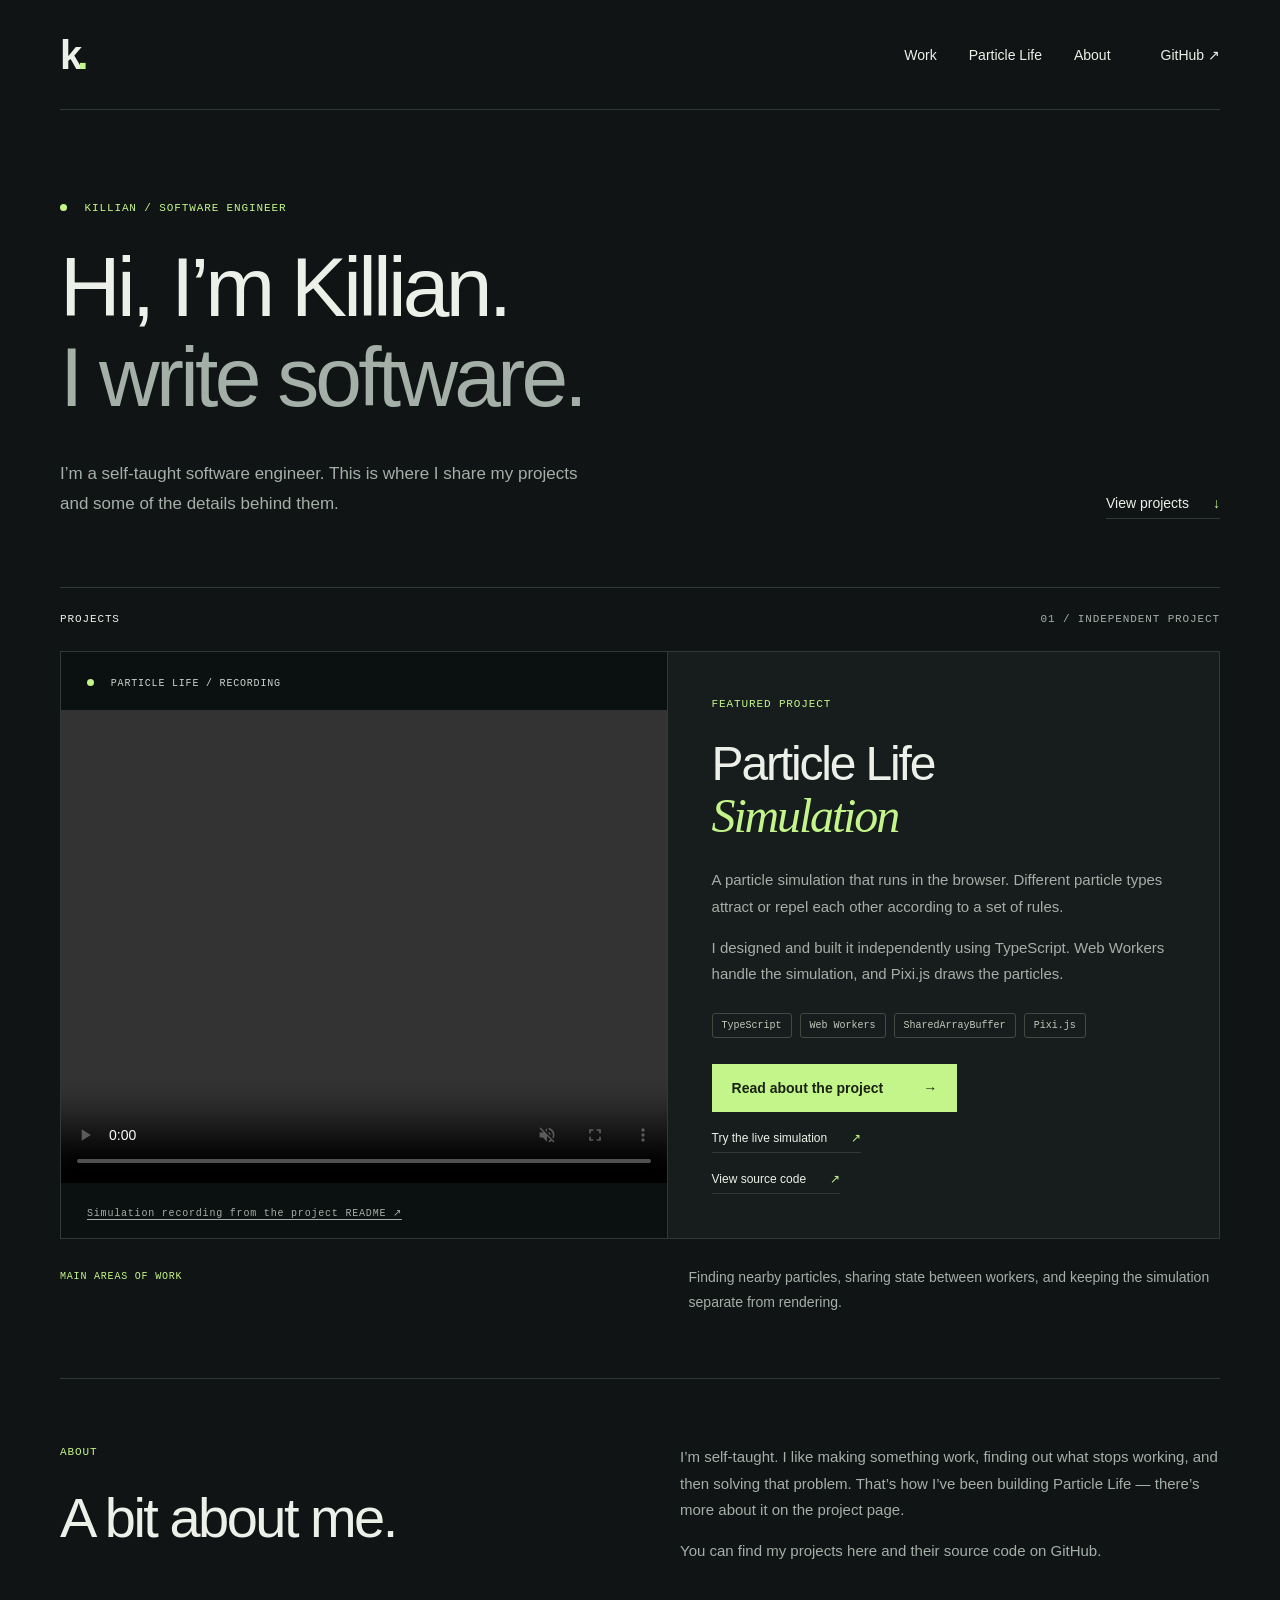
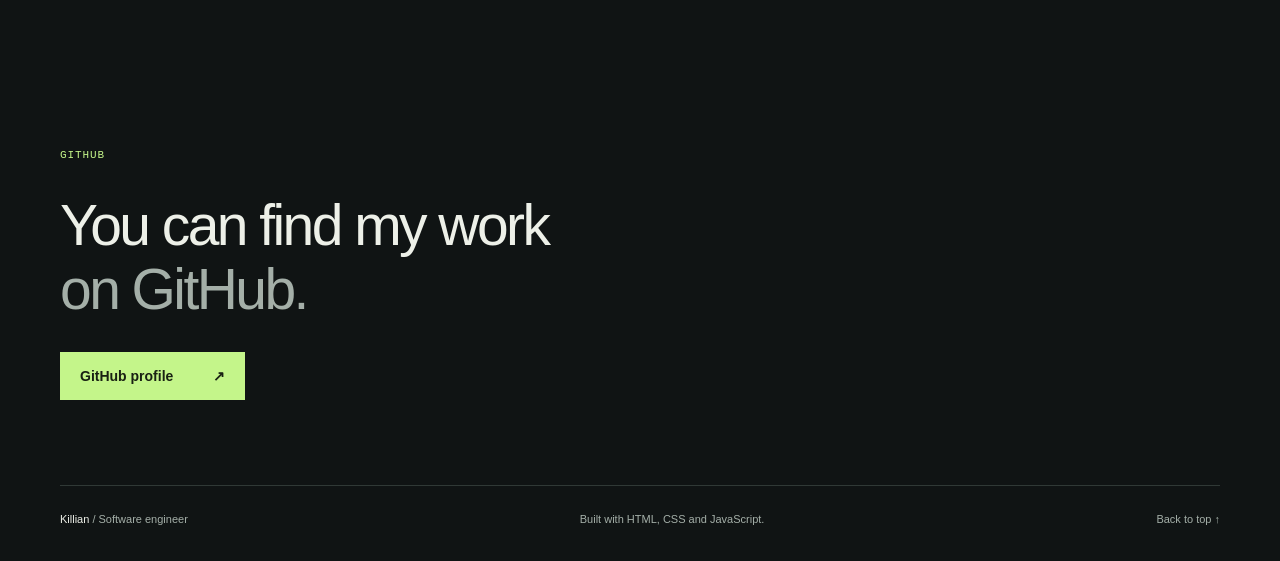
<file: index.html>
<!doctype html>
<html lang="en">
<head>
  <meta charset="utf-8">
  <meta name="viewport" content="width=device-width, initial-scale=1">
  <meta name="theme-color" content="#101414">
  <meta name="description" content="Killian is a self-taught software engineer. His projects include a Particle Life simulation using shared memory, parallel workers, and spatial partitioning.">
  <title>Killian — Software Engineer</title>
  <link rel="canonical" href="https://dufuslupus.github.io/">
  <meta property="og:title" content="Killian — Software Engineer">
  <meta property="og:description" content="Projects and technical notes by Killian, including a Particle Life simulation written in TypeScript.">
  <meta property="og:type" content="website">
  <meta property="og:url" content="https://dufuslupus.github.io/">
  <link rel="icon" href="favicon.svg" type="image/svg+xml">
  <link rel="stylesheet" href="styles.css">

</head>
<body>
  <a class="skip-link" href="#main">Skip to content</a>
  <header class="site-header wrap">
    <a class="wordmark" href="#" aria-label="Killian, home">k<span>.</span></a>
    <nav aria-label="Main navigation"><a href="index.html#work">Work</a><a href="particle-life.html">Particle Life</a><a href="index.html#about">About</a><a class="external" href="https://github.com/DufusLupus">GitHub <span aria-hidden="true">↗</span></a></nav>
  </header>
  <main id="main">
    <section class="hero wrap" aria-labelledby="intro-title">
      <p class="eyebrow"><span class="status-dot"></span> KILLIAN / SOFTWARE ENGINEER</p>
      <h1 id="intro-title">Hi, I’m Killian.<br><span>I write software.</span></h1>
      <div class="hero-bottom"><p>I’m a self-taught software engineer. This is where I share my projects and some of the details behind them.</p><a class="text-link" href="#work">View projects <span aria-hidden="true">↓</span></a></div>
    </section>

    <section id="work" class="work wrap" aria-labelledby="work-title">
      <div class="section-label"><h2 id="work-title">PROJECTS</h2><span>01 / INDEPENDENT PROJECT</span></div>
      <article class="featured">
        <div class="particle-art"><video id="particle-video" controls muted playsinline loop preload="metadata" aria-label="Particle Life simulation recording"><source src="assets/particle-life.mp4" type="video/mp4">Your browser cannot play this video. <a href="assets/particle-life.mp4">Download the simulation recording</a>.</video><div class="art-label"><span class="status-dot"></span> PARTICLE LIFE / RECORDING</div><p class="art-caption"><a href="https://github.com/user-attachments/assets/b621fb14-c8b5-4157-82b7-b56a4f75bf6d">Simulation recording from the project README ↗</a></p></div>
        <div class="project-copy"><p class="eyebrow">FEATURED PROJECT</p><h3>Particle Life<span class="serif">Simulation</span></h3><p>A particle simulation that runs in the browser. Different particle types attract or repel each other according to a set of rules.</p><p>I designed and built it independently using TypeScript. Web Workers handle the simulation, and Pixi.js draws the particles.</p><ul class="tags" aria-label="Project technologies"><li>TypeScript</li><li>Web Workers</li><li>SharedArrayBuffer</li><li>Pixi.js</li></ul><a class="button" href="particle-life.html">Read about the project <span aria-hidden="true">→</span></a><a class="text-link secondary-link" href="https://javascript-particle-sim.vercel.app/" target="_blank" rel="noopener noreferrer">Try the live simulation <span aria-hidden="true">↗</span></a><a class="text-link secondary-link" href="https://github.com/DufusLupus/Javascript-Particle-Sim">View source code <span aria-hidden="true">↗</span></a></div>
      </article>
      <div class="project-note"><span>MAIN AREAS OF WORK</span><p>Finding nearby particles, sharing state between workers, and keeping the simulation separate from rendering.</p></div>
    </section>

    <section id="about" class="about wrap" aria-labelledby="about-title"><div><p class="eyebrow">ABOUT</p><h2 id="about-title">A bit about me.</h2></div><div class="about-copy"><p>I’m self-taught. I like making something work, finding out what stops working, and then solving that problem. That’s how I’ve been building Particle Life — there’s more about it on the project page.</p><p>You can find my projects here and their source code on GitHub.</p></div></section>
    <section class="contact wrap" aria-labelledby="contact-title"><p class="eyebrow">GITHUB</p><h2 id="contact-title">You can find my work<br><span class="muted">on GitHub.</span></h2><a class="button" href="https://github.com/DufusLupus">GitHub profile <span aria-hidden="true">↗</span></a></section>
  </main>
  <footer class="wrap"><span>Killian <span class="muted">/ Software engineer</span></span><span>Built with HTML, CSS and JavaScript.</span><a href="#">Back to top ↑</a></footer>
</body>
</html>
</file>
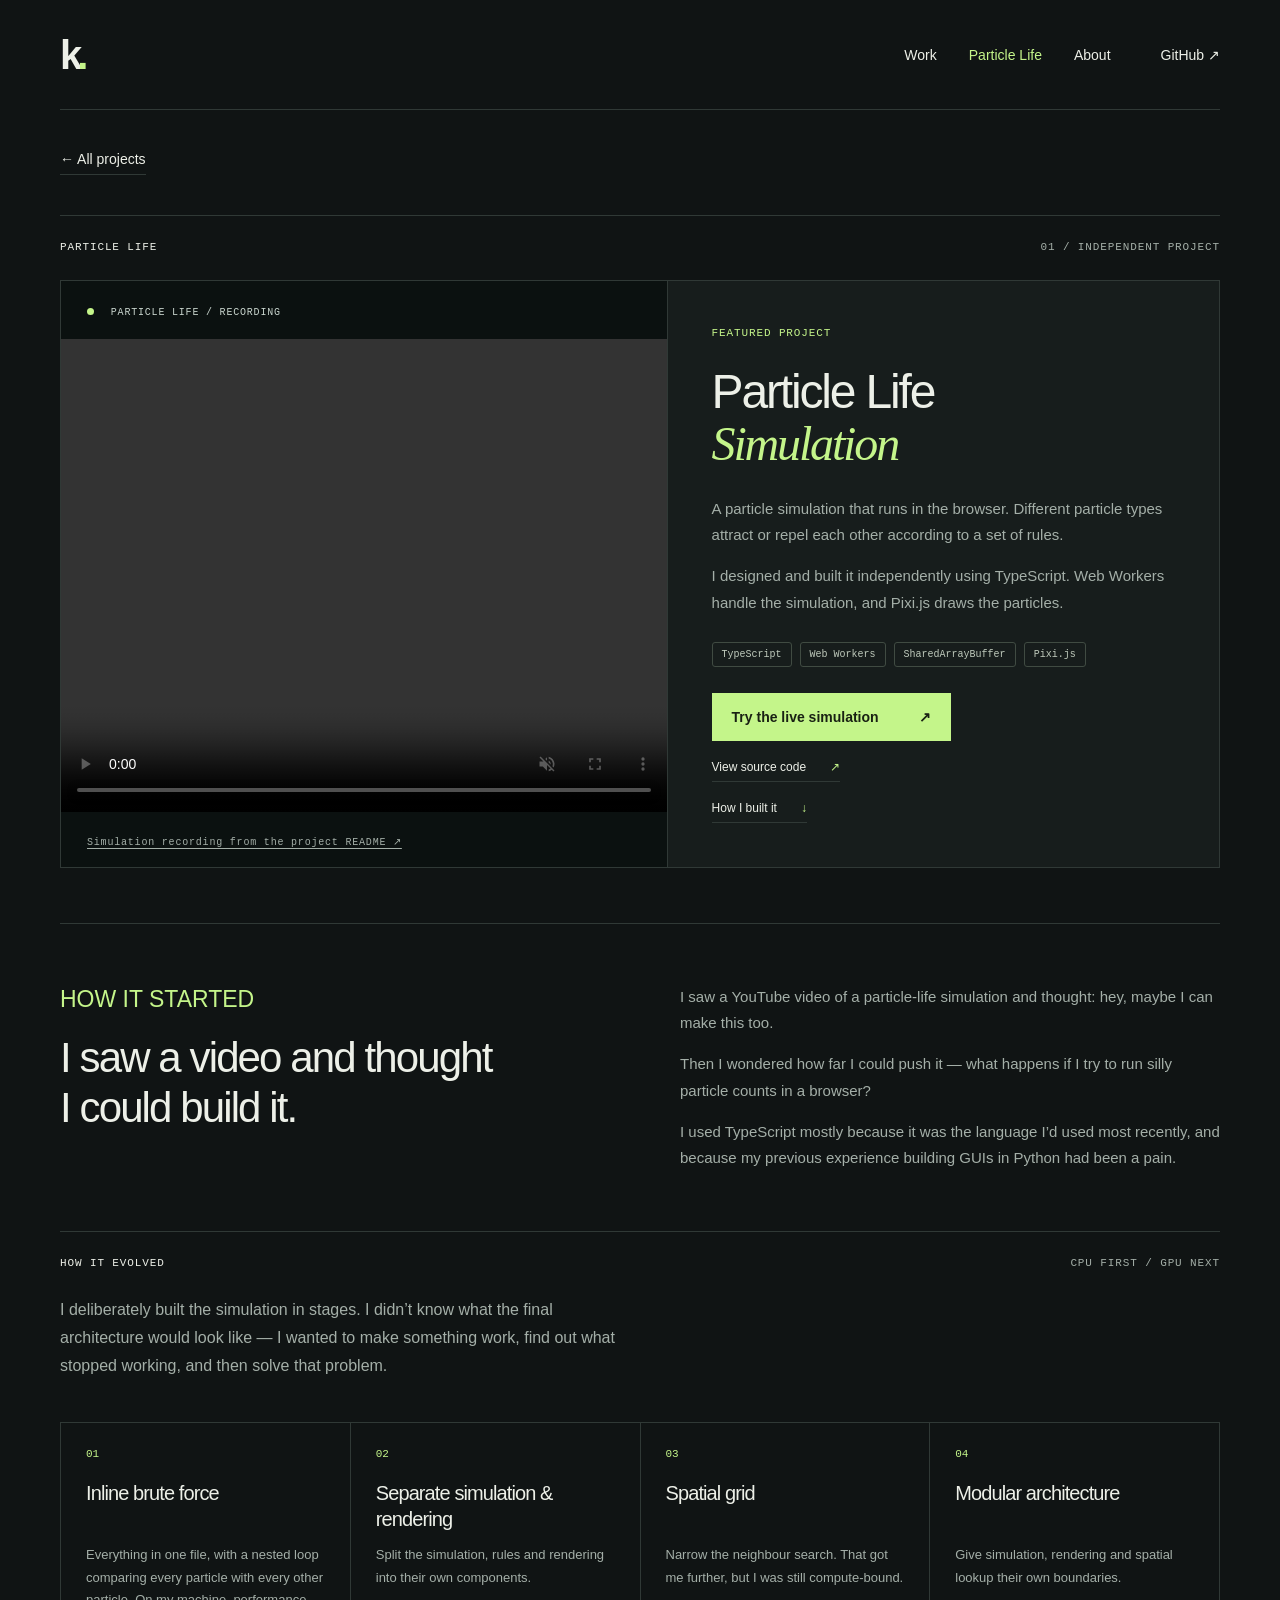
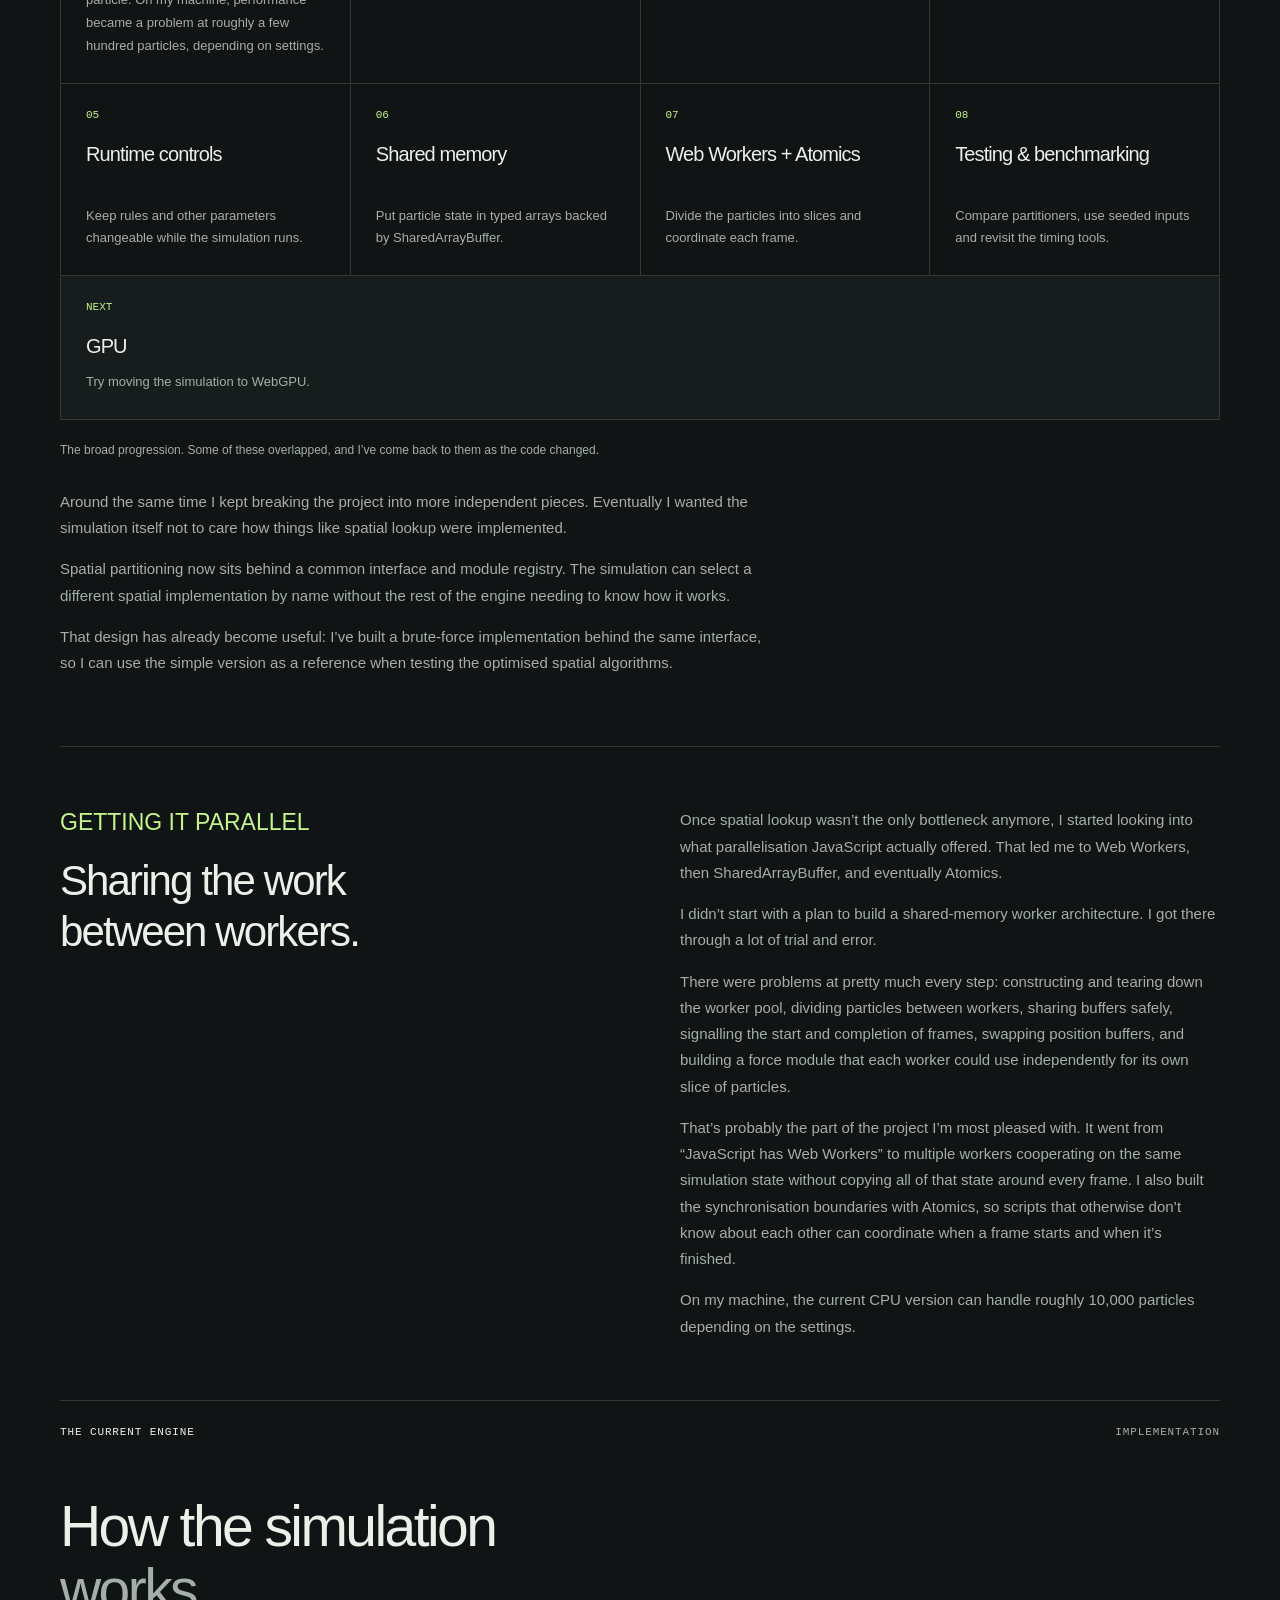
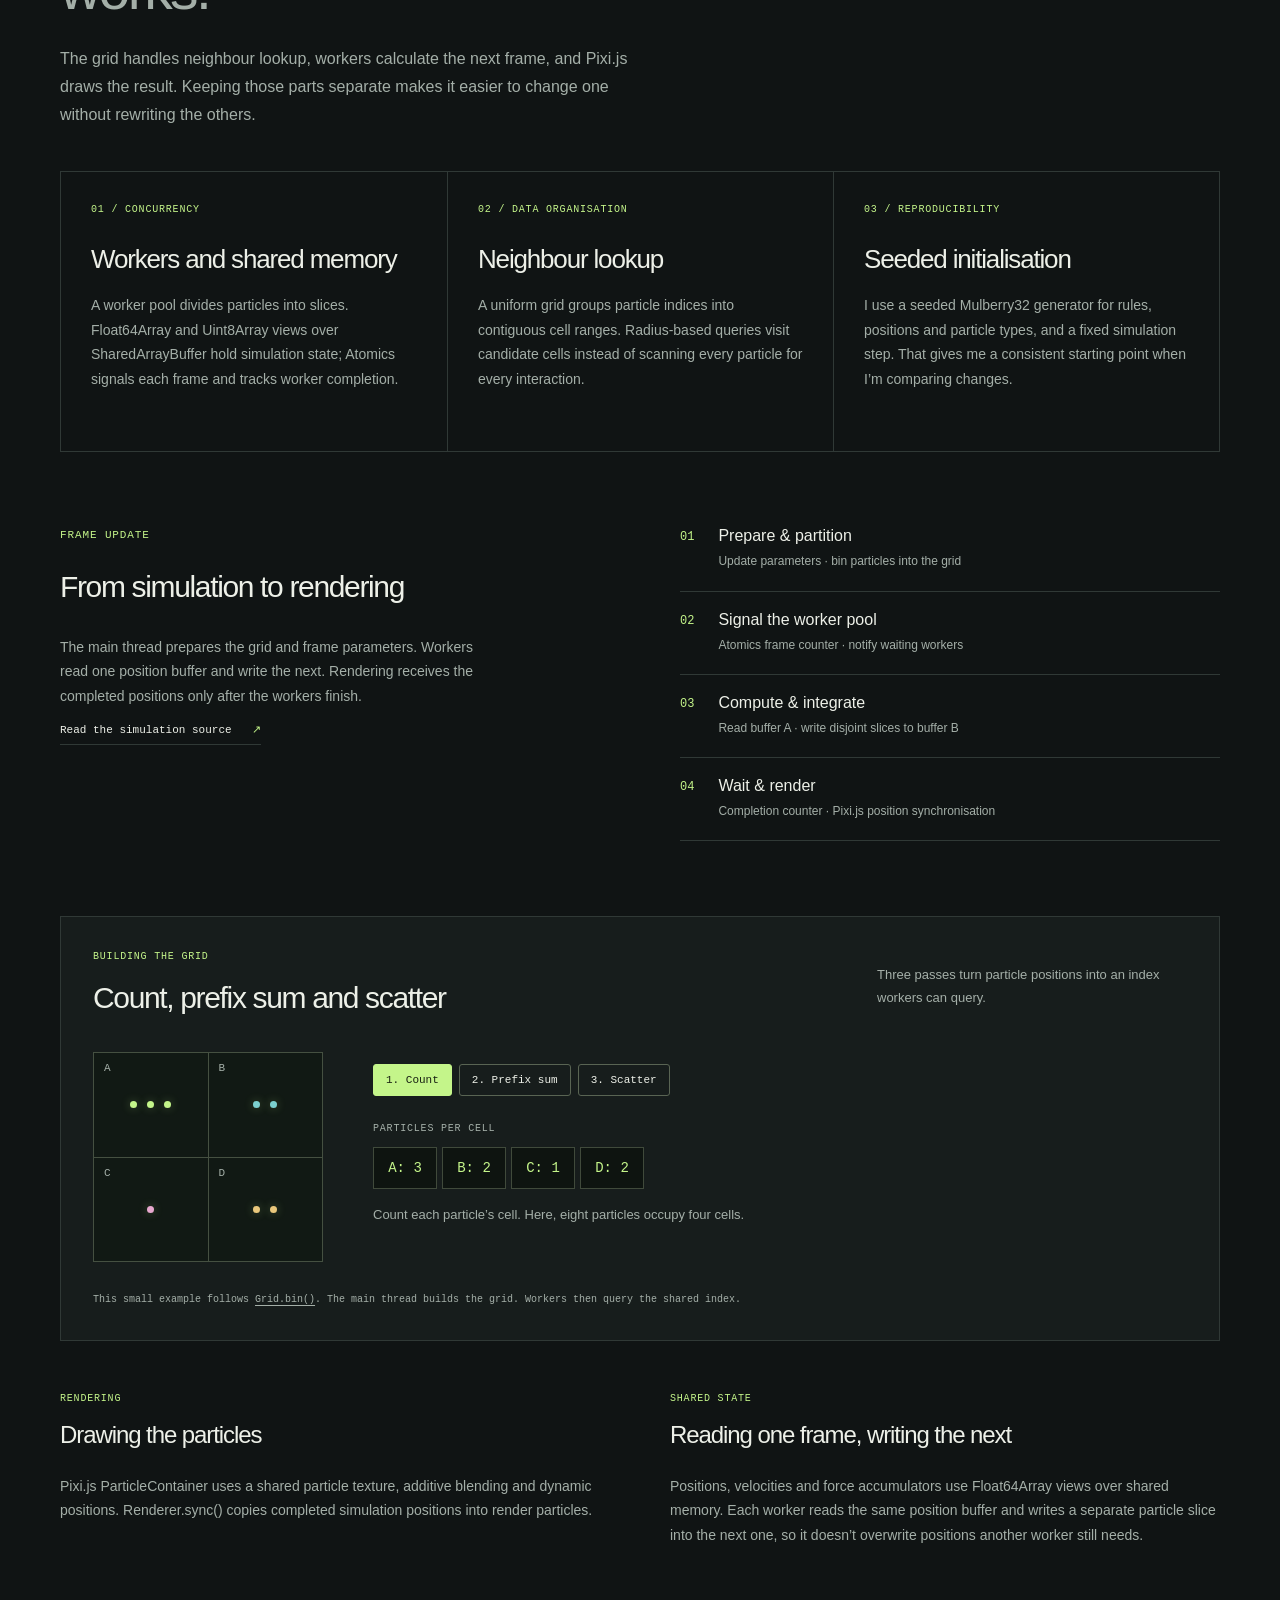
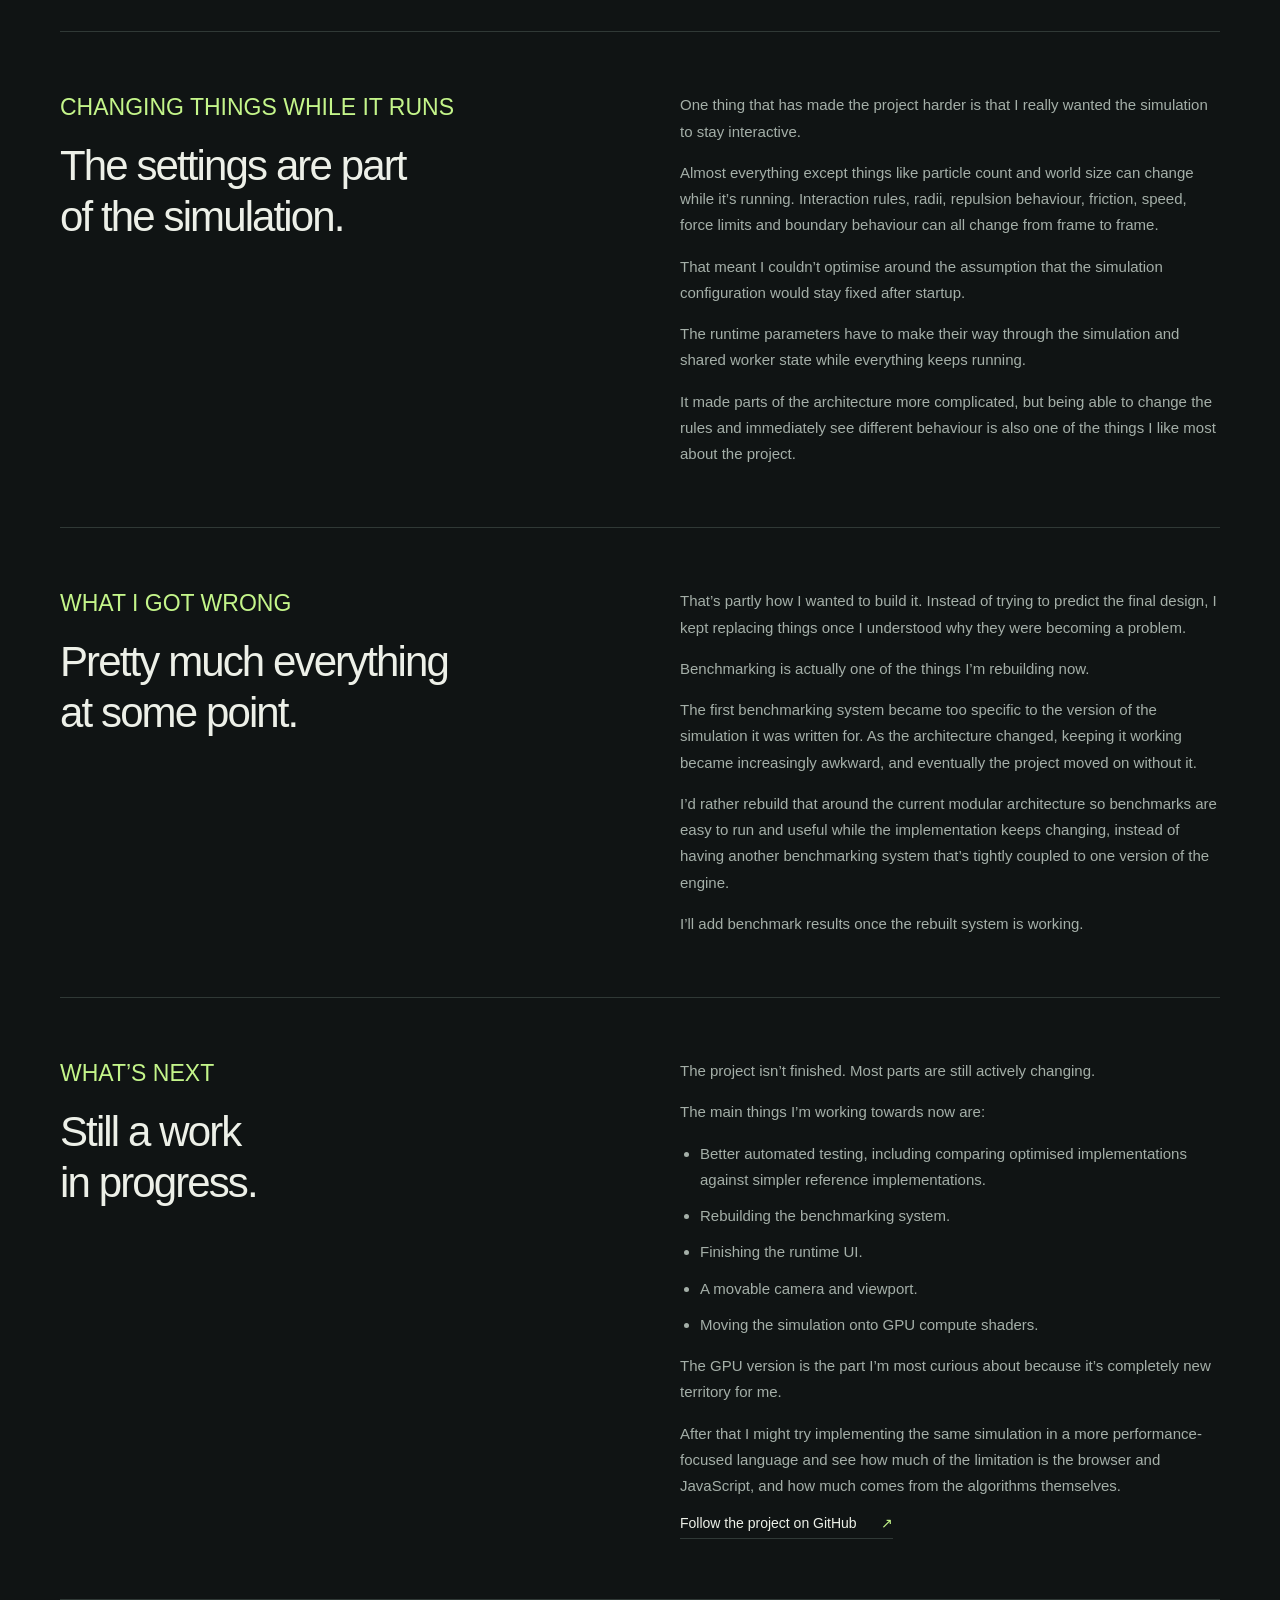
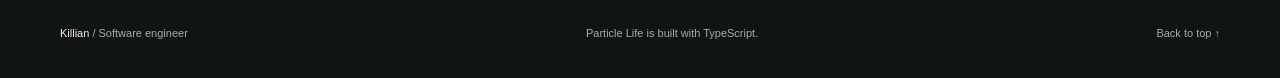
<file: particle-life.html>
<!doctype html>
<html lang="en">
<head>
  <meta charset="utf-8">
  <meta name="viewport" content="width=device-width, initial-scale=1">
  <meta name="theme-color" content="#101414">
  <meta name="description" content="How I built my Particle Life simulation, from a brute-force version to a spatial grid and parallel workers.">
  <title>Particle Life — Killian</title>
  <link rel="canonical" href="https://dufuslupus.github.io/particle-life.html">
  <meta property="og:title" content="Particle Life — Killian">
  <meta property="og:description" content="The story and implementation of my Particle Life simulation.">
  <meta property="og:type" content="website">
  <meta property="og:url" content="https://dufuslupus.github.io/particle-life.html">
  <link rel="icon" href="favicon.svg" type="image/svg+xml">
  <link rel="stylesheet" href="styles.css">
  <script src="script.js" defer></script>
</head>
<body>
  <a class="skip-link" href="#main">Skip to content</a>
  <header class="site-header wrap">
    <a class="wordmark" href="index.html" aria-label="Killian, home">k<span>.</span></a>
    <nav aria-label="Main navigation"><a href="index.html#work">Work</a><a href="particle-life.html" aria-current="page">Particle Life</a><a href="index.html#about">About</a><a class="external" href="https://github.com/DufusLupus">GitHub <span aria-hidden="true">↗</span></a></nav>
  </header>
  <main id="main">
    <div class="project-page-heading wrap"><a class="text-link" href="index.html#work">← All projects</a></div>
    <section id="work" class="work wrap" aria-labelledby="work-title">
      <div class="section-label"><h2 id="work-title">PARTICLE LIFE</h2><span>01 / INDEPENDENT PROJECT</span></div>
      <article class="featured">
        <div class="particle-art"><video id="particle-video" controls muted playsinline loop preload="metadata" aria-label="Particle Life simulation recording"><source src="assets/particle-life.mp4" type="video/mp4">Your browser cannot play this video. <a href="assets/particle-life.mp4">Download the simulation recording</a>.</video><div class="art-label"><span class="status-dot"></span> PARTICLE LIFE / RECORDING</div><p class="art-caption"><a href="https://github.com/user-attachments/assets/b621fb14-c8b5-4157-82b7-b56a4f75bf6d">Simulation recording from the project README ↗</a></p></div>
        <div class="project-copy"><p class="eyebrow">FEATURED PROJECT</p><h1>Particle Life<span class="serif">Simulation</span></h1><p>A particle simulation that runs in the browser. Different particle types attract or repel each other according to a set of rules.</p><p>I designed and built it independently using TypeScript. Web Workers handle the simulation, and Pixi.js draws the particles.</p><ul class="tags" aria-label="Project technologies"><li>TypeScript</li><li>Web Workers</li><li>SharedArrayBuffer</li><li>Pixi.js</li></ul><a class="button" href="https://javascript-particle-sim.vercel.app/" target="_blank" rel="noopener noreferrer">Try the live simulation <span aria-hidden="true">↗</span></a><a class="text-link secondary-link" href="https://github.com/DufusLupus/Javascript-Particle-Sim">View source code <span aria-hidden="true">↗</span></a><a class="text-link secondary-link" href="#origin">How I built it <span aria-hidden="true">↓</span></a></div>
      </article>

    </section>

    <section id="origin" class="story-section wrap" aria-labelledby="origin-title">
      <div><p class="eyebrow">HOW IT STARTED</p><h2 id="origin-title">I saw a video and thought<br>I could build it.</h2></div>
      <div class="story-copy"><p>I saw a YouTube video of a particle-life simulation and thought: hey, maybe I can make this too.</p><p>Then I wondered how far I could push it — what happens if I try to run silly particle counts in a browser?</p><p>I used TypeScript mostly because it was the language I’d used most recently, and because my previous experience building GUIs in Python had been a pain.</p></div>
    </section>
    <section class="evolution wrap" aria-labelledby="evolution-title">
      <div class="section-label"><h2 id="evolution-title">HOW IT EVOLVED</h2><span>CPU FIRST / GPU NEXT</span></div>
      <p class="section-intro">I deliberately built the simulation in stages. I didn’t know what the final architecture would look like — I wanted to make something work, find out what stopped working, and then solve that problem.</p>
      <ol class="timeline">
        <li><span>01</span><h3>Inline brute force</h3><p>Everything in one file, with a nested loop comparing every particle with every other particle. On my machine, performance became a problem at roughly a few hundred particles, depending on settings.</p></li>
        <li><span>02</span><h3>Separate simulation &amp; rendering</h3><p>Split the simulation, rules and rendering into their own components.</p></li>
        <li><span>03</span><h3>Spatial grid</h3><p>Narrow the neighbour search. That got me further, but I was still compute-bound.</p></li>
        <li><span>04</span><h3>Modular architecture</h3><p>Give simulation, rendering and spatial lookup their own boundaries.</p></li>
        <li><span>05</span><h3>Runtime controls</h3><p>Keep rules and other parameters changeable while the simulation runs.</p></li>
        <li><span>06</span><h3>Shared memory</h3><p>Put particle state in typed arrays backed by SharedArrayBuffer.</p></li>
        <li><span>07</span><h3>Web Workers + Atomics</h3><p>Divide the particles into slices and coordinate each frame.</p></li>
        <li><span>08</span><h3>Testing &amp; benchmarking</h3><p>Compare partitioners, use seeded inputs and revisit the timing tools.</p></li>
        <li class="timeline-next"><span>NEXT</span><h3>GPU</h3><p>Try moving the simulation to WebGPU.</p></li>
      </ol>
      <p class="small-note">The broad progression. Some of these overlapped, and I’ve come back to them as the code changed.</p>
      <div class="evolution-notes"><p>Around the same time I kept breaking the project into more independent pieces. Eventually I wanted the simulation itself not to care how things like spatial lookup were implemented.</p><p>Spatial partitioning now sits behind a common interface and module registry. The simulation can select a different spatial implementation by name without the rest of the engine needing to know how it works.</p><p>That design has already become useful: I’ve built a brute-force implementation behind the same interface, so I can use the simple version as a reference when testing the optimised spatial algorithms.</p></div>
    </section>
    <section id="parallel" class="story-section wrap" aria-labelledby="parallel-title">
      <div><p class="eyebrow">GETTING IT PARALLEL</p><h2 id="parallel-title">Sharing the work<br>between workers.</h2></div>
      <div class="story-copy"><p>Once spatial lookup wasn’t the only bottleneck anymore, I started looking into what parallelisation JavaScript actually offered. That led me to Web Workers, then SharedArrayBuffer, and eventually Atomics.</p><p>I didn’t start with a plan to build a shared-memory worker architecture. I got there through a lot of trial and error.</p><p>There were problems at pretty much every step: constructing and tearing down the worker pool, dividing particles between workers, sharing buffers safely, signalling the start and completion of frames, swapping position buffers, and building a force module that each worker could use independently for its own slice of particles.</p><p>That’s probably the part of the project I’m most pleased with. It went from “JavaScript has Web Workers” to multiple workers cooperating on the same simulation state without copying all of that state around every frame. I also built the synchronisation boundaries with Atomics, so scripts that otherwise don’t know about each other can coordinate when a frame starts and when it’s finished.</p><p>On my machine, the current CPU version can handle roughly 10,000 particles depending on the settings.</p></div>
    </section>

    <section id="engineering" class="engineering wrap" aria-labelledby="engineering-title">
      <div class="section-label"><p>THE CURRENT ENGINE</p><span>IMPLEMENTATION</span></div>
      <h2 id="engineering-title">How the simulation<br><span class="muted">works.</span></h2>
      <p class="section-intro">The grid handles neighbour lookup, workers calculate the next frame, and Pixi.js draws the result. Keeping those parts separate makes it easier to change one without rewriting the others.</p>
      <div class="highlights">
        <article><span class="card-number">01 / CONCURRENCY</span><h3>Workers and shared memory</h3><p>A worker pool divides particles into slices. Float64Array and Uint8Array views over SharedArrayBuffer hold simulation state; Atomics signals each frame and tracks worker completion.</p></article>
        <article><span class="card-number">02 / DATA ORGANISATION</span><h3>Neighbour lookup</h3><p>A uniform grid groups particle indices into contiguous cell ranges. Radius-based queries visit candidate cells instead of scanning every particle for every interaction.</p></article>
        <article><span class="card-number">03 / REPRODUCIBILITY</span><h3>Seeded initialisation</h3><p>I use a seeded Mulberry32 generator for rules, positions and particle types, and a fixed simulation step. That gives me a consistent starting point when I’m comparing changes.</p></article>
      </div>

      <div class="architecture"><div><p class="eyebrow">FRAME UPDATE</p><h3>From simulation to rendering</h3><p>The main thread prepares the grid and frame parameters. Workers read one position buffer and write the next. Rendering receives the completed positions only after the workers finish.</p><a class="source-link" data-source="src/sim/simulation.ts" href="https://github.com/DufusLupus/Javascript-Particle-Sim/blob/3011df54cb6e0d4b2b210ba6ca87b3fdc6b770a5/particle-system/src/sim/simulation.ts">Read the simulation source <span aria-hidden="true">↗</span></a></div><ol class="pipeline"><li><span>01</span><div><strong>Prepare &amp; partition</strong><small>Update parameters · bin particles into the grid</small></div></li><li><span>02</span><div><strong>Signal the worker pool</strong><small>Atomics frame counter · notify waiting workers</small></div></li><li><span>03</span><div><strong>Compute &amp; integrate</strong><small>Read buffer A · write disjoint slices to buffer B</small></div></li><li><span>04</span><div><strong>Wait &amp; render</strong><small>Completion counter · Pixi.js position synchronisation</small></div></li></ol></div>

      <div class="grid-explainer"><div class="grid-heading"><div><p class="eyebrow">BUILDING THE GRID</p><h3>Count, prefix sum and scatter</h3></div><p>Three passes turn particle positions into an index workers can query.</p></div><div class="grid-demo"><div class="grid-cells" aria-label="Example grid: cell A has 3 particles, B has 2, C has 1, D has 2"><div><span>A</span><i></i><i></i><i></i></div><div><span>B</span><i></i><i></i></div><div><span>C</span><i></i></div><div><span>D</span><i></i><i></i></div></div><div class="demo-detail"><div class="step-controls" role="group" aria-label="Grid binning stage"><button type="button" data-step="0" aria-pressed="true">1. Count</button><button type="button" data-step="1" aria-pressed="false">2. Prefix sum</button><button type="button" data-step="2" aria-pressed="false">3. Scatter</button></div><div id="step-output" aria-live="polite" aria-atomic="true"><p class="array-label">PARTICLES PER CELL</p><div class="array-values"><span>A: 3</span><span>B: 2</span><span>C: 1</span><span>D: 2</span></div><p class="step-description">Count each particle’s cell. Here, eight particles occupy four cells.</p></div></div></div><p class="demo-caption">This small example follows <a data-source="src/sim/spatialPartition/modules/grid.ts" href="https://github.com/DufusLupus/Javascript-Particle-Sim/blob/3011df54cb6e0d4b2b210ba6ca87b3fdc6b770a5/particle-system/src/sim/spatialPartition/modules/grid.ts">Grid.bin()</a>. The main thread builds the grid. Workers then query the shared index.</p></div>

      <div class="engineering-footnotes"><article><p class="eyebrow">RENDERING</p><h3>Drawing the particles</h3><p>Pixi.js ParticleContainer uses a shared particle texture, additive blending and dynamic positions. Renderer.sync() copies completed simulation positions into render particles.</p></article><article><p class="eyebrow">SHARED STATE</p><h3>Reading one frame, writing the next</h3><p>Positions, velocities and force accumulators use Float64Array views over shared memory. Each worker reads the same position buffer and writes a separate particle slice into the next one, so it doesn’t overwrite positions another worker still needs.</p></article></div>
    </section>

    <section class="story-section wrap" aria-labelledby="parameters-title">
      <div><p class="eyebrow">CHANGING THINGS WHILE IT RUNS</p><h2 id="parameters-title">The settings are part<br>of the simulation.</h2></div>
      <div class="story-copy"><p>One thing that has made the project harder is that I really wanted the simulation to stay interactive.</p><p>Almost everything except things like particle count and world size can change while it’s running. Interaction rules, radii, repulsion behaviour, friction, speed, force limits and boundary behaviour can all change from frame to frame.</p><p>That meant I couldn’t optimise around the assumption that the simulation configuration would stay fixed after startup.</p><p>The runtime parameters have to make their way through the simulation and shared worker state while everything keeps running.</p><p>It made parts of the architecture more complicated, but being able to change the rules and immediately see different behaviour is also one of the things I like most about the project.</p></div>
    </section>
    <section class="story-section wrap" aria-labelledby="lessons-title">
      <div><p class="eyebrow">WHAT I GOT WRONG</p><h2 id="lessons-title">Pretty much everything<br>at some point.</h2></div>
      <div class="story-copy"><p>That’s partly how I wanted to build it. Instead of trying to predict the final design, I kept replacing things once I understood why they were becoming a problem.</p><p>Benchmarking is actually one of the things I’m rebuilding now.</p><p>The first benchmarking system became too specific to the version of the simulation it was written for. As the architecture changed, keeping it working became increasingly awkward, and eventually the project moved on without it.</p><p>I’d rather rebuild that around the current modular architecture so benchmarks are easy to run and useful while the implementation keeps changing, instead of having another benchmarking system that’s tightly coupled to one version of the engine.</p><p>I’ll add benchmark results once the rebuilt system is working.</p></div>
    </section>
    <section class="story-section wrap" aria-labelledby="next-title">
      <div><p class="eyebrow">WHAT’S NEXT</p><h2 id="next-title">Still a work<br>in progress.</h2></div>
      <div class="story-copy"><p>The project isn’t finished. Most parts are still actively changing.</p><p>The main things I’m working towards now are:</p><ul class="story-list"><li>Better automated testing, including comparing optimised implementations against simpler reference implementations.</li><li>Rebuilding the benchmarking system.</li><li>Finishing the runtime UI.</li><li>A movable camera and viewport.</li><li>Moving the simulation onto GPU compute shaders.</li></ul><p>The GPU version is the part I’m most curious about because it’s completely new territory for me.</p><p>After that I might try implementing the same simulation in a more performance-focused language and see how much of the limitation is the browser and JavaScript, and how much comes from the algorithms themselves.</p><a class="text-link" href="https://github.com/DufusLupus/Javascript-Particle-Sim">Follow the project on GitHub <span aria-hidden="true">↗</span></a></div>
    </section>
  </main>
  <footer class="wrap"><span>Killian <span class="muted">/ Software engineer</span></span><span>Particle Life is built with TypeScript.</span><a href="#">Back to top ↑</a></footer>
</body>
</html>
</file>
<file: styles.css>
@charset "UTF-8";
:root{color-scheme:dark;--bg:#101414;--panel:#171d1c;--line:#303936;--text:#edf0e8;--muted:#a4afa8;--accent:#c4f58a;--mono:ui-monospace,SFMono-Regular,Consolas,monospace}
*{box-sizing:border-box}html{scroll-behavior:smooth;scroll-padding-top:32px}body{margin:0;background:var(--bg);color:var(--text);font-family:Inter,"Segoe UI",Arial,sans-serif;-webkit-font-smoothing:antialiased}a{color:inherit;text-decoration:none}button{font:inherit}a,button{-webkit-tap-highlight-color:transparent}a:focus-visible,button:focus-visible{outline:2px solid var(--accent);outline-offset:6px}a:hover{color:var(--accent)}p{line-height:1.75;color:var(--muted)}h1,h2,h3,p{margin-top:0}h1,h2,h3{font-weight:500;letter-spacing:-.045em}.wrap{width:min(1160px,calc(100% - 96px));margin-inline:auto}.site-header{height:110px;display:flex;align-items:center;justify-content:space-between;border-bottom:1px solid var(--line)}.wordmark{font-weight:700;font-size:40px;letter-spacing:-5px;line-height:1}.wordmark span{color:var(--accent)}nav{display:flex;gap:32px;font-size:14px}nav .external{margin-left:18px}.hero{padding:90px 0 68px}.eyebrow,.section-label,.card-number,.art-label,.array-label,.demo-caption,.art-caption{font:11px/1.6 var(--mono);letter-spacing:.08em}.eyebrow{color:var(--accent);margin-bottom:24px}.status-dot{display:inline-block;width:7px;height:7px;border-radius:50%;background:var(--accent);margin-right:10px}.hero h1{font-size:clamp(45px,6.6vw,84px);line-height:1.08;margin-bottom:36px}.hero h1>span{color:var(--muted)}.hero-bottom{display:flex;justify-content:space-between;align-items:end;gap:30px}.hero-bottom p{font-size:17px;margin:0;max-width:530px}.text-link{font-size:14px;display:inline-flex;gap:24px;align-items:center;padding-bottom:7px;border-bottom:1px solid var(--line);white-space:nowrap}.text-link span,.button span{color:var(--accent)}.section-label{border-top:1px solid var(--line);padding:23px 0;display:flex;justify-content:space-between;color:var(--muted);gap:20px}.section-label h2,.section-label p{font:inherit;letter-spacing:inherit;color:var(--text);margin:0}.featured{display:grid;grid-template-columns:1.1fr 1fr;background:var(--panel);border:1px solid var(--line)}.particle-art{min-height:520px;position:relative;background:#0b1110;overflow:hidden;border-right:1px solid var(--line)}canvas{width:100%;height:100%;position:absolute;inset:0}.art-label{position:absolute;top:24px;left:26px;color:#c8d4cd;font-size:10px}.art-caption{position:absolute;bottom:16px;left:26px;right:20px;font-size:10px;color:#a4afa8;margin:0}.project-copy{padding:44px}.project-copy h3{font-size:48px;line-height:1.08;margin-bottom:26px}.serif{font-family:Georgia,"Times New Roman",serif;font-style:italic;font-weight:400}.project-copy h3 .serif{display:block;color:var(--accent)}.project-copy p:not(.eyebrow){font-size:15px}.tags{display:flex;flex-wrap:wrap;list-style:none;gap:8px;padding:0;margin:26px 0}.tags li{border:1px solid #404b42;border-radius:3px;padding:6px 9px;color:#bfcabc;font:10px var(--mono)}.button{display:inline-flex;justify-content:space-between;align-items:center;gap:40px;background:var(--accent);color:#192113;padding:15px 19px;font-size:14px;font-weight:600;border:1px solid var(--accent)}.button span{color:#192113}.button:hover{background:#d9ffae;color:#192113}.secondary-link{display:flex;width:fit-content;margin-top:19px;font-size:12px}.project-note{display:grid;grid-template-columns:1.1fr 1fr;gap:44px;padding:26px 0 64px}.project-note>span{font:10px var(--mono);letter-spacing:.08em;color:var(--accent);padding-top:6px}.project-note p{margin:0;font-size:14px}.engineering{padding-bottom:70px}.engineering>h2,.contact h2{font-size:clamp(36px,4.5vw,57px);line-height:1.12;margin:30px 0 23px}.muted{color:var(--muted)}.section-intro{max-width:570px;font-size:16px;margin-bottom:42px}.highlights{display:grid;grid-template-columns:repeat(3,1fr);border:1px solid var(--line)}.highlights article{padding:30px;display:flex;flex-direction:column}.highlights article+article{border-left:1px solid var(--line)}.card-number{color:var(--accent);font-size:10px}.highlights h3{font-size:26px;line-height:1.2;margin:26px 0 18px}.highlights p{font-size:14px;margin-bottom:30px}.source-link{font:11px/1.6 var(--mono);color:var(--text);display:flex;gap:20px;align-items:center;width:fit-content;border-bottom:1px solid var(--line);padding-bottom:4px;margin-top:auto}.source-link span{color:var(--accent)}.architecture{display:grid;grid-template-columns:1fr 1fr;gap:80px;padding:75px 0}.architecture h3,.grid-heading h3,.engineering-footnotes h3{font-size:30px;line-height:1.2}.architecture p:not(.eyebrow){font-size:14px;max-width:430px}.pipeline{list-style:none;margin:0;padding:0}.pipeline li{display:flex;gap:24px;border-bottom:1px solid var(--line);padding:19px 0}.pipeline li:first-child{padding-top:0}.pipeline li>span{font:12px var(--mono);color:var(--accent);padding-top:3px}.pipeline strong{font-weight:500;font-size:16px}.pipeline small{display:block;margin-top:7px;font-size:12px;line-height:1.6;color:var(--muted)}.grid-explainer{background:var(--panel);border:1px solid var(--line);padding:32px}.grid-heading{display:flex;justify-content:space-between;align-items:center;gap:40px}.grid-heading .eyebrow{font-size:10px;margin-bottom:15px}.grid-heading h3{margin-bottom:22px}.grid-heading>p{max-width:310px;font-size:13px}.grid-demo{display:grid;grid-template-columns:230px 1fr;gap:50px;align-items:center;margin:14px 0 30px}.grid-cells{display:grid;grid-template-columns:repeat(2,1fr);height:210px;gap:1px;background:#455041;border:1px solid #455041}.grid-cells>div{position:relative;background:#111914;display:flex;align-items:center;justify-content:center;gap:10px}.grid-cells span{position:absolute;top:9px;left:10px;font:11px var(--mono);color:var(--muted)}.grid-cells i{width:7px;height:7px;border-radius:50%;background:var(--accent);box-shadow:0 0 10px #c4f58350}.grid-cells>div:nth-child(2) i{background:#7bd0cf}.grid-cells>div:nth-child(3) i{background:#e7a8cf}.grid-cells>div:nth-child(4) i{background:#e9c77c}.step-controls{display:flex;gap:7px;flex-wrap:wrap;margin-bottom:25px}.step-controls button{background:transparent;border:1px solid #596453;border-radius:3px;padding:9px 12px;color:var(--text);font:11px var(--mono);cursor:pointer}.step-controls button[aria-pressed=true]{background:var(--accent);border-color:var(--accent);color:#182012}.step-controls button:hover{border-color:var(--accent)}.array-label{color:var(--muted);font-size:10px;margin-bottom:10px}.array-values{display:flex;gap:5px;flex-wrap:wrap}.array-values span{background:#0e1410;border:1px solid #404a3b;padding:12px;min-width:64px;text-align:center;font:14px var(--mono);color:var(--accent)}.step-description{font-size:13px;margin:15px 0 0;min-height:46px}.demo-caption{font-size:10px;letter-spacing:0;margin:0}.demo-caption a{text-decoration:underline;text-underline-offset:3px}.engineering-footnotes{display:grid;grid-template-columns:1fr 1fr;gap:60px;padding-top:50px}.engineering-footnotes .eyebrow{font-size:10px;margin-bottom:14px}.engineering-footnotes h3{font-size:24px}.engineering-footnotes p:not(.eyebrow){font-size:14px}.about{display:grid;grid-template-columns:1fr 1fr;gap:80px;border-top:1px solid var(--line);padding:65px 0}.about h2{font-size:clamp(36px,4.5vw,56px);line-height:1.15}.about .serif{color:var(--accent)}.about-copy p{font-size:15px}.contact{padding:85px 0}.contact h2{margin-bottom:30px}footer{display:flex;justify-content:space-between;gap:20px;align-items:center;border-top:1px solid var(--line);padding:27px 0 36px;font-size:11px;color:var(--muted)}footer>span:first-child{color:var(--text)}.skip-link{position:fixed;top:-100px;left:20px;z-index:10;padding:12px;background:var(--accent);color:#172012}.skip-link:focus{top:15px}
@media(min-width:1450px){.hero{padding-top:110px}.hero h1{font-size:88px}}
@media(max-width:900px){.wrap{width:calc(100% - 48px)}.project-copy{padding:28px}.project-copy h3{font-size:39px}.highlights article{padding:22px}.architecture,.about{gap:40px}.grid-demo{gap:25px}.grid-heading{gap:20px}.project-note{gap:28px}.engineering-footnotes{gap:35px}}
@media(max-width:650px){.wrap{width:calc(100% - 36px)}.site-header{height:85px}nav{gap:18px;font-size:12px}nav .external{margin-left:0}nav a[href="#about"]{display:none}.hero{padding:60px 0 45px}.hero h1{font-size:clamp(38px,9vw,58px);margin-bottom:25px}.hero-bottom{display:block}.hero-bottom p{font-size:15px}.hero-bottom>.text-link{margin-top:25px}.section-label{font-size:9px;letter-spacing:.04em}.featured{grid-template-columns:1fr}.particle-art{min-height:350px;border-right:0;border-bottom:1px solid var(--line)}.project-copy{padding:28px}.project-copy h3{font-size:43px}.project-note{grid-template-columns:1fr;gap:10px;padding-bottom:45px}.engineering>h2{margin-top:22px}.highlights{grid-template-columns:1fr}.highlights article{padding:26px}.highlights article+article{border-left:0;border-top:1px solid var(--line)}.highlights h3 br{display:none}.highlights h3{margin-top:18px}.highlights p{margin-bottom:20px}.architecture{grid-template-columns:1fr;padding:45px 0;gap:28px}.architecture h3{font-size:27px}.grid-explainer{padding:23px}.grid-heading{display:block}.grid-heading>p{max-width:none}.grid-heading h3{font-size:26px;margin-bottom:14px}.grid-demo{grid-template-columns:1fr;gap:24px}.grid-cells{max-width:240px;width:100%;height:190px;margin:auto}.step-controls{gap:5px}.step-controls button{padding:9px;font-size:10px}.array-values span{min-width:42px;padding:10px}.engineering-footnotes{grid-template-columns:1fr;gap:30px;padding-top:35px}.engineering{padding-bottom:45px}.about{grid-template-columns:1fr;gap:15px;padding:45px 0}.about h2{margin-bottom:10px}.contact{padding:60px 0}footer{flex-wrap:wrap;line-height:1.6}footer>span:nth-child(2){order:3;width:100%}}
@media(prefers-reduced-motion:reduce){html{scroll-behavior:auto}}

/* Keep the complete recording visible and leave room for native controls. */
#particle-video{position:absolute;inset:58px 0 55px;width:100%;height:calc(100% - 113px);object-fit:contain;background:#0b1110}.art-label{pointer-events:none}.art-caption a{text-decoration:underline;text-underline-offset:3px}

/* Dedicated project page, using the same layout and typography as the home page. */
.project-page-heading{padding:40px 0}.project-copy h1{font-size:48px;line-height:1.08;margin-bottom:26px}.project-copy h1 .serif{display:block;color:var(--accent)}nav [aria-current=page]{color:var(--accent)}
@media(max-width:900px){.project-copy h1{font-size:39px}}
@media(max-width:650px){.project-copy h1{font-size:43px}.project-page-heading{padding:28px 0}nav{gap:14px}nav a[href="index.html#about"]{display:none}}

/* Story sections extend the existing two-column architecture layout. */
.story-section{display:grid;grid-template-columns:1fr 1fr;gap:80px;border-top:1px solid var(--line);padding:60px 0}.story-section h2{font-size:clamp(30px,3.3vw,42px);line-height:1.2}.story-copy p{font-size:15px}.story-copy p:last-child{margin-bottom:0}.evolution{padding-bottom:55px}.timeline{list-style:none;display:grid;grid-template-columns:repeat(4,1fr);padding:0;margin:12px 0 20px;border-top:1px solid var(--line);border-left:1px solid var(--line)}.timeline li{position:relative;border-right:1px solid var(--line);border-bottom:1px solid var(--line);padding:25px;min-width:0}.timeline li>span{display:block;font:11px var(--mono);color:var(--accent);margin-bottom:20px}.timeline h3{font-size:20px;line-height:1.3;min-height:52px;margin-bottom:12px}.timeline p{font-size:13px;margin-bottom:0}.timeline-next{background:var(--panel)}.evolution>.small-note{font-size:12px;margin:0}.work:has(+ #origin){padding-bottom:55px}
@media(max-width:900px){.story-section{gap:40px}.timeline{grid-template-columns:repeat(2,1fr)}}
@media(max-width:650px){.story-section{grid-template-columns:1fr;gap:12px;padding:40px 0}.story-section h2{font-size:30px;margin-bottom:12px}.story-section h2 br{display:none}.timeline li{padding:20px 16px}.timeline h3{font-size:18px;min-height:70px}.timeline p{font-size:12px}.evolution{padding-bottom:35px}.work:has(+ #origin){padding-bottom:35px}}

.evolution-notes{max-width:720px;margin-top:28px}.evolution-notes p{font-size:15px}.story-list{padding-left:20px;color:var(--muted);font-size:15px;line-height:1.75}.story-list li{margin-bottom:10px}

.timeline-next{grid-column:1 / -1}.timeline-next h3{min-height:0}

/* Make story questions readable as headings rather than small metadata. */
.story-section>div>.eyebrow{font-family:inherit;font-size:clamp(18px,1.8vw,23px);font-weight:500;letter-spacing:0;line-height:1.35;margin-bottom:18px;text-transform:none}
</file>
